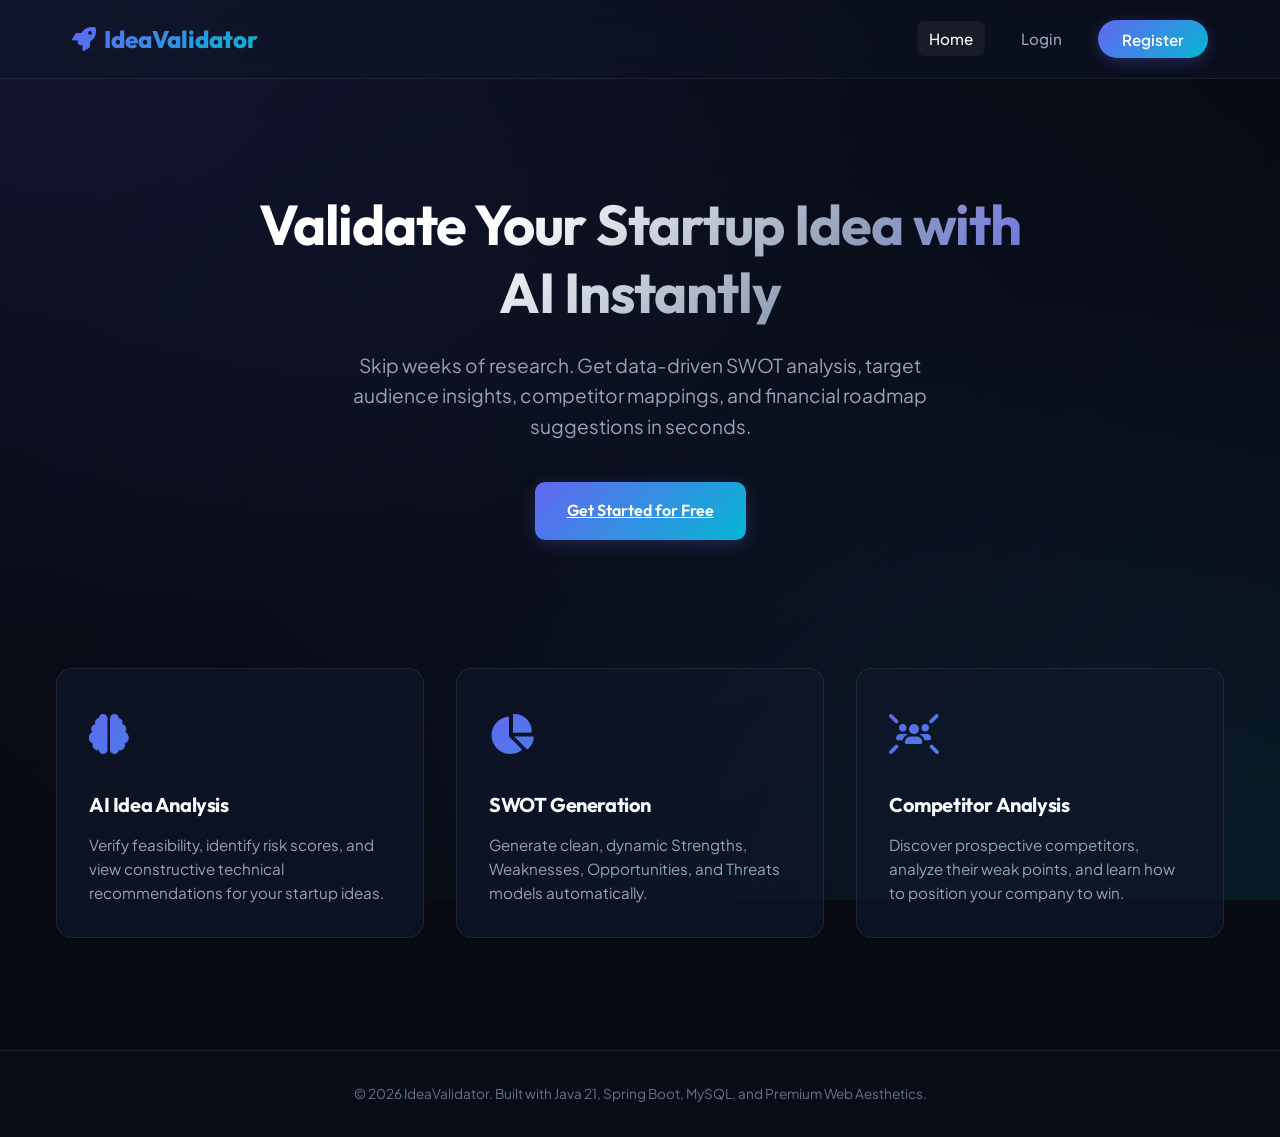
<file: frontend/index.html>
<!DOCTYPE html>
<html lang="en">
<head>
    <meta charset="UTF-8">
    <meta name="viewport" content="width=device-width, initial-scale=1.0">
    <meta name="description" content="Validate your startup ideas instantly with our AI-powered validation engine, competitor analysis, and SWOT generators.">
    <title>Startup Idea Validation Platform</title>
    <link rel="stylesheet" href="css/style.css">
    <!-- FontAwesome for icons -->
    <link rel="stylesheet" href="https://cdnjs.cloudflare.com/ajax/libs/font-awesome/6.4.0/css/all.min.css">
    <style>
        .hero {
            text-align: center;
            max-width: 800px;
            margin: 0 auto;
            padding: 4rem 1rem;
        }
        .hero h1 {
            font-size: 3.5rem;
            line-height: 1.2;
            margin-bottom: 1.5rem;
            background: linear-gradient(135deg, #ffffff 30%, var(--text-secondary) 70%, var(--color-primary) 100%);
            -webkit-background-clip: text;
            -webkit-text-fill-color: transparent;
        }
        .hero p {
            font-size: 1.2rem;
            color: var(--text-secondary);
            margin-bottom: 2.5rem;
            max-width: 600px;
            margin-left: auto;
            margin-right: auto;
        }
        .features-grid {
            display: grid;
            grid-template-columns: repeat(auto-fit, minmax(280px, 1fr));
            gap: 2rem;
            max-width: 1200px;
            margin: 4rem auto;
            width: 100%;
            padding: 0 1rem;
        }
        .feature-card {
            background: var(--bg-surface);
            border: 1px solid var(--glass-border);
            border-radius: var(--border-radius);
            padding: 2rem;
            transition: var(--transition-smooth);
            text-align: left;
        }
        .feature-card:hover {
            border-color: var(--color-secondary);
            transform: translateY(-5px);
            box-shadow: 0 10px 30px rgba(6, 182, 212, 0.15);
        }
        .feature-icon {
            font-size: 2.5rem;
            background: linear-gradient(135deg, var(--color-primary), var(--color-secondary));
            -webkit-background-clip: text;
            -webkit-text-fill-color: transparent;
            margin-bottom: 1.5rem;
        }
        .feature-card h3 {
            font-size: 1.25rem;
            margin-bottom: 0.75rem;
        }
        .feature-card p {
            color: var(--text-secondary);
            font-size: 0.95rem;
        }
        .cta-buttons {
            display: flex;
            gap: 1rem;
            justify-content: center;
        }
        .btn-outline {
            background: transparent;
            border: 1px solid var(--glass-border);
            color: var(--text-primary);
            padding: 0.6rem 1.5rem;
            border-radius: 50px;
            font-weight: 600;
            text-decoration: none;
            transition: var(--transition-smooth);
            display: inline-block;
        }
        .btn-outline:hover {
            background: rgba(255, 255, 255, 0.05);
            border-color: var(--text-secondary);
        }
    </style>
</head>
<body>

    <header>
        <div class="nav-container">
            <a href="index.html" class="logo">
                <i class="fa-solid fa-rocket"></i> IdeaValidator
            </a>
            <nav>
                <ul class="nav-links" id="nav-links">
                    <!-- Nav items dynamically updated by JS -->
                    <li><a href="index.html" class="active">Home</a></li>
                    <li id="nav-login"><a href="login.html">Login</a></li>
                    <li id="nav-register"><a href="register.html" class="btn-auth">Register</a></li>
                </ul>
            </nav>
        </div>
    </header>

    <main style="flex-direction: column;">
        <section class="hero">
            <h1>Validate Your Startup Idea with AI Instantly</h1>
            <p>Skip weeks of research. Get data-driven SWOT analysis, target audience insights, competitor mappings, and financial roadmap suggestions in seconds.</p>
            <div class="cta-buttons" id="hero-actions">
                <a href="register.html" class="btn-primary" style="width: auto;">Get Started for Free</a>
            </div>
        </section>

        <section class="features-grid">
            <div class="feature-card">
                <div class="feature-icon"><i class="fa-solid fa-brain"></i></div>
                <h3>AI Idea Analysis</h3>
                <p>Verify feasibility, identify risk scores, and view constructive technical recommendations for your startup ideas.</p>
            </div>
            <div class="feature-card">
                <div class="feature-icon"><i class="fa-solid fa-chart-pie"></i></div>
                <h3>SWOT Generation</h3>
                <p>Generate clean, dynamic Strengths, Weaknesses, Opportunities, and Threats models automatically.</p>
            </div>
            <div class="feature-card">
                <div class="feature-icon"><i class="fa-solid fa-users-rays"></i></div>
                <h3>Competitor Analysis</h3>
                <p>Discover prospective competitors, analyze their weak points, and learn how to position your company to win.</p>
            </div>
        </section>
    </main>

    <footer>
        <p>&copy; 2026 IdeaValidator. Built with Java 21, Spring Boot, MySQL, and Premium Web Aesthetics.</p>
    </footer>

    <script src="js/auth.js"></script>
    <script>
        document.addEventListener('DOMContentLoaded', () => {
            const navLinks = document.getElementById('nav-links');
            const heroActions = document.getElementById('hero-actions');
            
            if (isAuthenticated()) {
                const currentUser = getCurrentUser();
                
                // Update navigation for logged in users
                navLinks.innerHTML = `
                    <li><a href="index.html" class="active">Home</a></li>
                    <li><a href="profile.html">Profile</a></li>
                    <li><a href="#" onclick="logout(); return false;" class="btn-auth" style="background: linear-gradient(135deg, var(--color-danger) 0%, #f43f5e 100%); box-shadow: 0 4px 15px rgba(239, 68, 68, 0.3);">Logout (${currentUser.username})</a></li>
                `;
                
                // Update hero actions
                heroActions.innerHTML = `
                    <a href="profile.html" class="btn-primary" style="width: auto;"><i class="fa-solid fa-user"></i> View Profile</a>
                    <a href="#" class="btn-outline"><i class="fa-solid fa-gauge"></i> Go to Dashboard (Module 2)</a>
                `;
            }
        });
    </script>
</body>
</html>
</file>
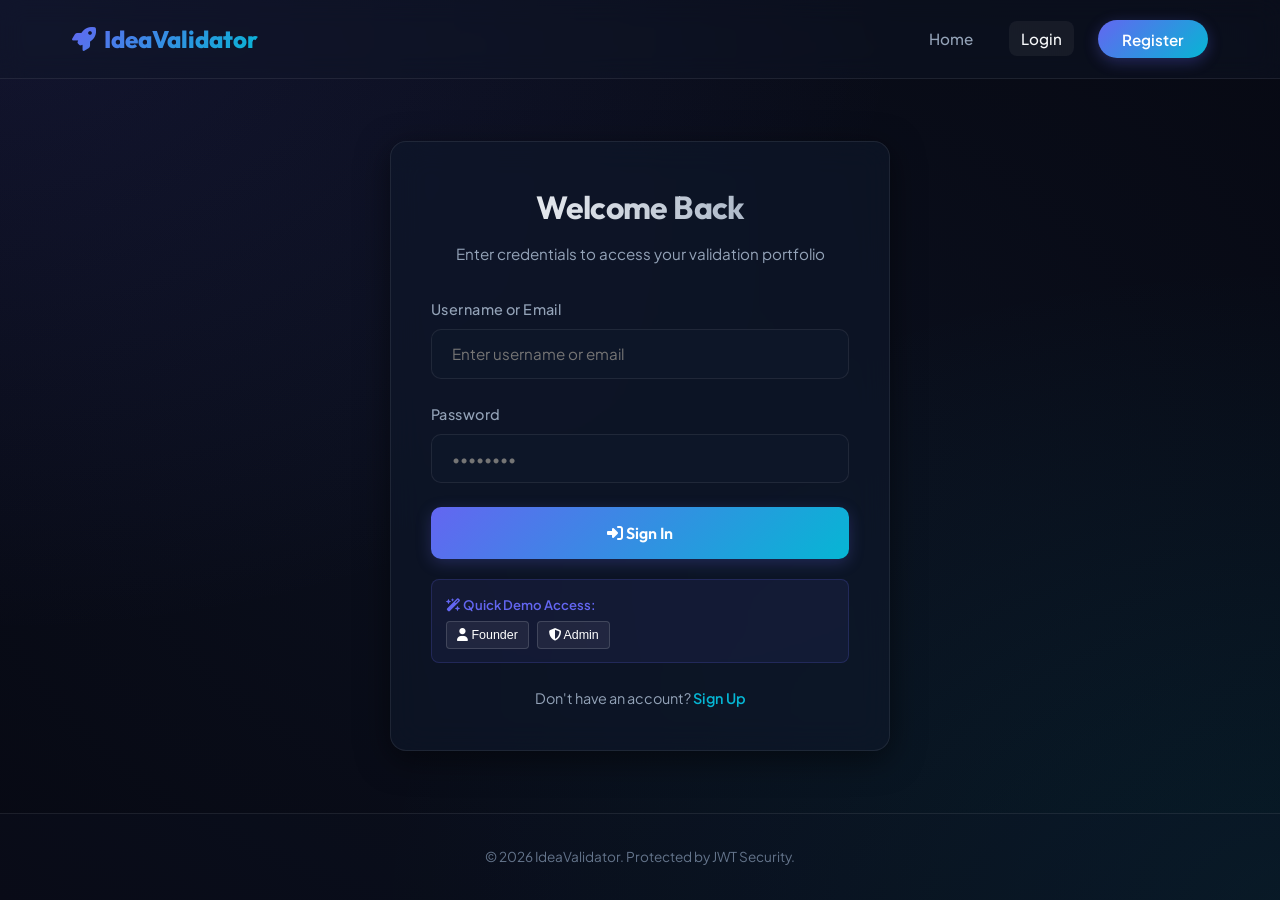
<file: frontend/admin.html>
<!DOCTYPE html>
<html lang="en">
<head>
    <meta charset="UTF-8">
    <meta name="viewport" content="width=device-width, initial-scale=1.0">
    <meta name="description" content="Platform administrator dashboard. Manage users, track global metrics, and moderate content submissions.">
    <title>System Administration - IdeaValidator</title>
    <link rel="stylesheet" href="css/style.css">
    <link rel="stylesheet" href="https://cdnjs.cloudflare.com/ajax/libs/font-awesome/6.4.0/css/all.min.css">
    <style>
        /* ADMIN METRIC COUNTERS */
        .stats-row {
            display: grid;
            grid-template-columns: repeat(auto-fit, minmax(220px, 1fr));
            gap: 1.5rem;
            margin-bottom: 2.5rem;
        }
        .stat-box {
            background: rgba(30, 41, 59, 0.45);
            border: 1px solid var(--glass-border);
            border-radius: 12px;
            padding: 1.5rem;
            display: flex;
            align-items: center;
            gap: 1.25rem;
        }
        .stat-icon {
            font-size: 2rem;
            background: linear-gradient(135deg, var(--color-primary), var(--color-secondary));
            -webkit-background-clip: text;
            -webkit-text-fill-color: transparent;
        }
        .stat-info h4 {
            font-size: 0.85rem;
            color: var(--text-secondary);
            text-transform: uppercase;
            letter-spacing: 0.05em;
        }
        .stat-info p {
            font-size: 1.75rem;
            font-weight: 800;
            color: var(--text-primary);
        }

        /* SECTION SEPARATORS */
        .section-header {
            margin-top: 3rem;
            margin-bottom: 1.5rem;
            display: flex;
            justify-content: space-between;
            align-items: center;
            border-bottom: 1px solid var(--glass-border);
            padding-bottom: 0.75rem;
        }
        .section-header h3 {
            font-size: 1.5rem;
            display: flex;
            align-items: center;
            gap: 0.5rem;
        }
        .section-header h3 i {
            color: var(--color-secondary);
        }

        /* TABLES */
        .table-wrapper {
            margin-bottom: 2rem;
            overflow-x: auto;
            border: 1px solid var(--glass-border);
            border-radius: var(--border-radius);
            background: rgba(15, 23, 42, 0.25);
            box-shadow: var(--box-shadow);
        }
        table {
            width: 100%;
            border-collapse: collapse;
            text-align: left;
            font-size: 0.9rem;
        }
        th, td {
            padding: 1.1rem 1.25rem;
            border-bottom: 1px solid var(--glass-border);
        }
        th {
            background-color: rgba(30, 41, 59, 0.45);
            font-family: var(--font-heading);
            font-weight: 600;
            color: var(--text-primary);
            text-transform: uppercase;
            font-size: 0.75rem;
            letter-spacing: 0.05em;
        }
        tr:last-child td {
            border-bottom: none;
        }
        tr:hover td {
            background-color: rgba(255, 255, 255, 0.02);
        }

        /* BADGES */
        .badge {
            font-size: 0.7rem;
            font-weight: 700;
            padding: 0.2rem 0.6rem;
            border-radius: 50px;
            text-transform: uppercase;
        }
        .badge-admin {
            background: rgba(239, 68, 68, 0.15);
            color: #f87171;
            border: 1px solid rgba(239, 68, 68, 0.3);
        }
        .badge-user {
            background: rgba(6, 182, 212, 0.15);
            color: #67e8f9;
            border: 1px solid rgba(6, 182, 212, 0.3);
        }
        .badge-analyzed {
            background: rgba(16, 185, 129, 0.15);
            color: #34d399;
            border: 1px solid rgba(16, 185, 129, 0.3);
        }
        .badge-pending {
            background: rgba(245, 158, 11, 0.15);
            color: #fcd34d;
            border: 1px solid rgba(245, 158, 11, 0.3);
        }
    </style>
</head>
<body>

    <header>
        <div class="nav-container">
            <a href="index.html" class="logo">
                <i class="fa-solid fa-rocket"></i> IdeaValidator
            </a>
            <nav>
                <ul class="nav-links">
                    <li><a href="index.html">Home</a></li>
                    <li><a href="profile.html">Profile</a></li>
                    <li><a href="#" onclick="logout(); return false;" class="btn-auth" style="background: linear-gradient(135deg, var(--color-danger) 0%, #f43f5e 100%);">Logout</a></li>
                </ul>
            </nav>
        </div>
    </header>

    <main style="align-items: stretch; max-width: 1200px; width: 100%; margin: 0 auto;">
        <div class="dashboard-container">
            
            <!-- SIDEBAR -->
            <aside class="sidebar">
                <ul class="sidebar-menu">
                    <li>
                        <a href="profile.html"><i class="fa-solid fa-user-gear"></i> Profile Settings</a>
                    </li>
                    <li>
                        <a href="dashboard.html"><i class="fa-solid fa-gauge"></i> Dashboard</a>
                    </li>
                    <li>
                        <a href="submit-idea.html"><i class="fa-solid fa-plus"></i> Submit Idea</a>
                    </li>
                    <li class="active" id="menu-admin">
                        <a href="admin.html" style="color: var(--color-secondary);"><i class="fa-solid fa-screwdriver-wrench"></i> Admin Panel</a>
                    </li>
                </ul>
            </aside>

            <!-- CONTENT AREA -->
            <section class="content-area">
                <div class="form-header" style="text-align: left; margin-bottom: 2rem;">
                    <h2>System Administration</h2>
                    <p>Track metrics, manage platform users, and moderate startup creations.</p>
                </div>

                <!-- SUCCESS/ERROR ALERTS -->
                <div id="alert-error" class="alert alert-danger"></div>
                <div id="alert-success" class="alert alert-success"></div>

                <!-- METRICS BLOCK -->
                <div class="stats-row">
                    <div class="stat-box">
                        <div class="stat-icon"><i class="fa-solid fa-users"></i></div>
                        <div class="stat-info">
                            <h4>Total Users</h4>
                            <p id="stat-total-users">0</p>
                        </div>
                    </div>
                    <div class="stat-box">
                        <div class="stat-icon"><i class="fa-solid fa-lightbulb"></i></div>
                        <div class="stat-info">
                            <h4>Global Ideas</h4>
                            <p id="stat-total-ideas">0</p>
                        </div>
                    </div>
                    <div class="stat-box">
                        <div class="stat-icon"><i class="fa-solid fa-chart-pie"></i></div>
                        <div class="stat-info">
                            <h4>Validations Run</h4>
                            <p id="stat-total-validations">0</p>
                        </div>
                    </div>
                </div>

                <!-- 1. USERS LIST -->
                <div class="section-header">
                    <h3><i class="fa-solid fa-users-gear"></i> Platform User Directory</h3>
                </div>
                <div class="table-wrapper">
                    <table>
                        <thead>
                            <tr>
                                <th>ID</th>
                                <th>Full Name</th>
                                <th>Username</th>
                                <th>Email</th>
                                <th>System Role</th>
                                <th>Registered Date</th>
                            </tr>
                        </thead>
                        <tbody id="admin-users-tbody">
                            <tr>
                                <td colspan="6" style="text-align: center; color: var(--text-secondary);"><i class="fa-solid fa-spinner fa-spin"></i> Loading platform users...</td>
                            </tr>
                        </tbody>
                    </table>
                </div>

                <!-- 2. GLOBAL IDEAS LIST -->
                <div class="section-header">
                    <h3><i class="fa-solid fa-lightbulb"></i> Global Startup Submissions</h3>
                </div>
                <div class="table-wrapper">
                    <table>
                        <thead>
                            <tr>
                                <th>ID</th>
                                <th>Venture Title</th>
                                <th>Industry</th>
                                <th>Stage</th>
                                <th>Validation Status</th>
                                <th>Actions</th>
                            </tr>
                        </thead>
                        <tbody id="admin-ideas-tbody">
                            <tr>
                                <td colspan="6" style="text-align: center; color: var(--text-secondary);"><i class="fa-solid fa-spinner fa-spin"></i> Loading global ideas...</td>
                            </tr>
                        </tbody>
                    </table>
                </div>

            </section>

        </div>
    </main>

    <footer>
        <p>&copy; 2026 IdeaValidator. Protected by JWT Security.</p>
    </footer>

    <script src="js/config.js"></script>
    <script src="js/auth.js"></script>
    <script src="js/admin.js"></script>
</body>
</html>
</file>
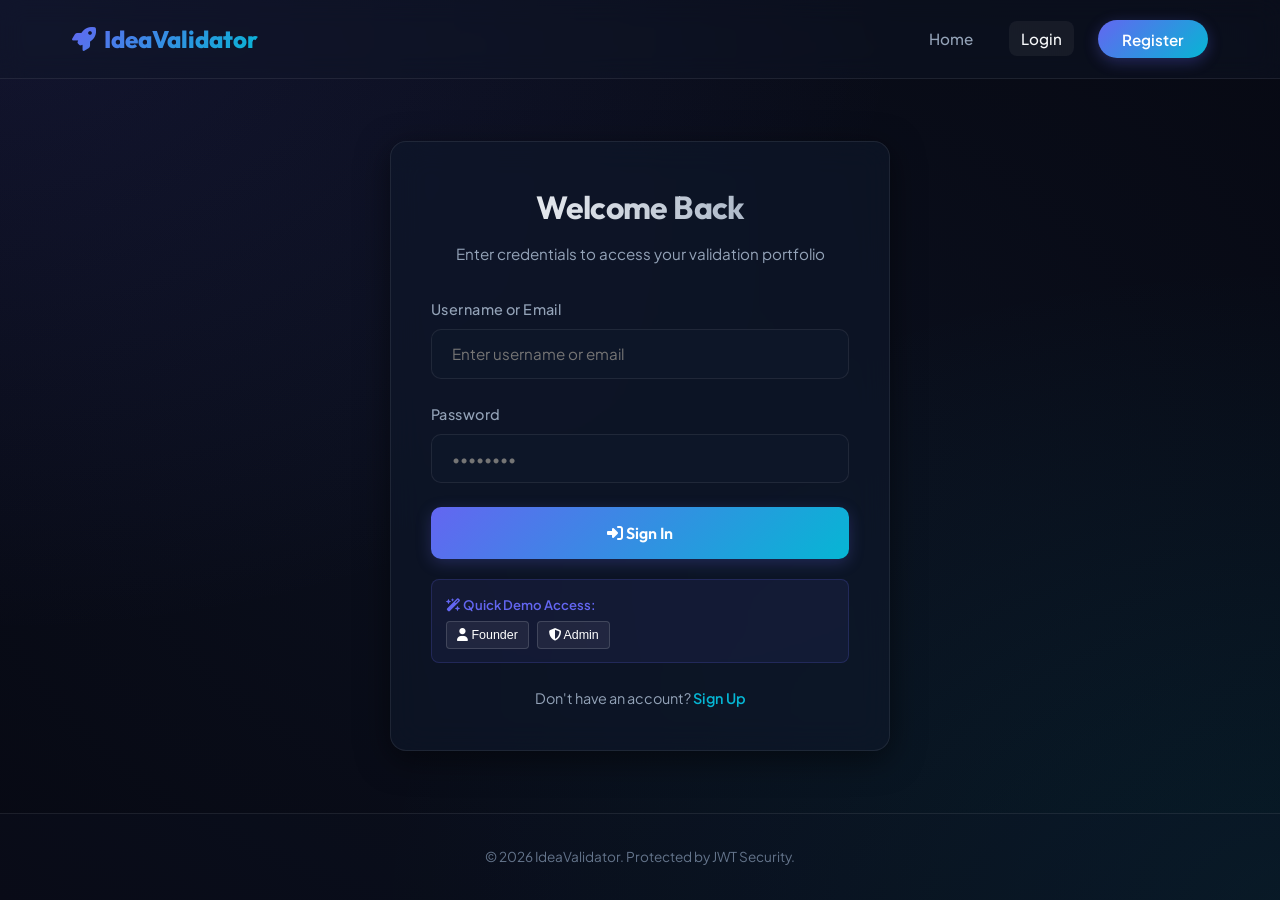
<file: frontend/analysis.html>
<!DOCTYPE html>
<html lang="en">
<head>
    <meta charset="UTF-8">
    <meta name="viewport" content="width=device-width, initial-scale=1.0">
    <meta name="description" content="View AI-powered validation reports, competitor metrics, SWOT models, and business canvas matrices.">
    <title>Venture Validation Report - IdeaValidator</title>
    <link rel="stylesheet" href="css/style.css">
    <link rel="stylesheet" href="https://cdnjs.cloudflare.com/ajax/libs/font-awesome/6.4.0/css/all.min.css">
    <style>
        /* TAB NAVIGATION SYSTEM */
        .tabs-header {
            display: flex;
            border-bottom: 1px solid var(--glass-border);
            margin-bottom: 2rem;
            overflow-x: auto;
            gap: 0.5rem;
            padding-bottom: 1px;
        }
        .tab-btn {
            background: transparent;
            border: none;
            color: var(--text-secondary);
            padding: 1rem 1.5rem;
            font-family: var(--font-heading);
            font-weight: 600;
            font-size: 0.95rem;
            cursor: pointer;
            transition: var(--transition-smooth);
            border-bottom: 3px solid transparent;
            white-space: nowrap;
            display: flex;
            align-items: center;
            gap: 0.5rem;
        }
        .tab-btn:hover {
            color: var(--text-primary);
            background: rgba(255, 255, 255, 0.03);
        }
        .tab-btn.active {
            color: var(--color-primary);
            border-bottom-color: var(--color-primary);
        }
        .tab-content {
            display: none;
            animation: fadeIn 0.4s ease-out;
        }
        .tab-content.active {
            display: block;
        }

        /* SWOT 2x2 GRID DESIGN */
        .swot-grid {
            display: grid;
            grid-template-columns: 1fr 1fr;
            gap: 1.5rem;
        }
        .swot-box {
            background: rgba(30, 41, 59, 0.25);
            border-radius: var(--border-radius);
            padding: 2rem;
            position: relative;
            border: 1px solid var(--glass-border);
            transition: var(--transition-smooth);
        }
        .swot-box:hover {
            transform: translateY(-2px);
        }
        .swot-box h3 {
            font-size: 1.25rem;
            margin-bottom: 1rem;
            display: flex;
            align-items: center;
            gap: 0.5rem;
        }
        .swot-box p {
            color: var(--text-secondary);
            font-size: 0.95rem;
            line-height: 1.6;
        }
        .swot-strengths {
            border-left: 5px solid var(--color-success);
            background: linear-gradient(135deg, rgba(16, 185, 129, 0.05) 0%, transparent 100%);
        }
        .swot-strengths h3 { color: var(--color-success); }
        
        .swot-weaknesses {
            border-left: 5px solid var(--color-danger);
            background: linear-gradient(135deg, rgba(239, 68, 68, 0.05) 0%, transparent 100%);
        }
        .swot-weaknesses h3 { color: var(--color-danger); }
        
        .swot-opportunities {
            border-left: 5px solid var(--color-secondary);
            background: linear-gradient(135deg, rgba(6, 182, 212, 0.05) 0%, transparent 100%);
        }
        .swot-opportunities h3 { color: var(--color-secondary); }
        
        .swot-threats {
            border-left: 5px solid var(--color-warning);
            background: linear-gradient(135deg, rgba(245, 158, 11, 0.05) 0%, transparent 100%);
        }
        .swot-threats h3 { color: var(--color-warning); }

        /* COMPETITOR TABLE DESIGN */
        .table-wrapper {
            width: 100%;
            overflow-x: auto;
            border: 1px solid var(--glass-border);
            border-radius: var(--border-radius);
            background: rgba(15, 23, 42, 0.25);
        }
        table {
            width: 100%;
            border-collapse: collapse;
            text-align: left;
            font-size: 0.95rem;
        }
        th, td {
            padding: 1.25rem 1.5rem;
            border-bottom: 1px solid var(--glass-border);
        }
        th {
            background-color: rgba(30, 41, 59, 0.45);
            font-family: var(--font-heading);
            font-weight: 600;
            color: var(--text-primary);
            text-transform: uppercase;
            font-size: 0.8rem;
            letter-spacing: 0.05em;
        }
        tr:last-child td {
            border-bottom: none;
        }
        tr:hover td {
            background-color: rgba(255, 255, 255, 0.02);
        }

        /* BUSINESS MODEL CANVAS 9-BLOCK GRID */
        .bmc-grid {
            display: grid;
            grid-template-columns: repeat(5, 1fr);
            grid-template-rows: repeat(3, auto);
            gap: 1rem;
        }
        .bmc-block {
            background: rgba(30, 41, 59, 0.25);
            border: 1px solid var(--glass-border);
            border-radius: 10px;
            padding: 1.25rem;
            display: flex;
            flex-direction: column;
            gap: 0.5rem;
            transition: var(--transition-smooth);
        }
        .bmc-block:hover {
            border-color: rgba(99, 102, 241, 0.3);
            background: rgba(30, 41, 59, 0.35);
        }
        .bmc-block h3 {
            font-size: 0.85rem;
            color: var(--text-secondary);
            text-transform: uppercase;
            letter-spacing: 0.05em;
            display: flex;
            align-items: center;
            gap: 0.4rem;
            border-bottom: 1px solid rgba(255, 255, 255, 0.05);
            padding-bottom: 0.5rem;
            margin-bottom: 0.25rem;
        }
        .bmc-block h3 i {
            color: var(--color-primary);
        }
        .bmc-block p {
            font-size: 0.85rem;
            color: var(--text-primary);
            line-height: 1.5;
            white-space: pre-line;
        }
        /* Grid mapping classes matching standard BMC templates */
        .key-partners { grid-column: 1; grid-row: 1 / 3; }
        .key-activities { grid-column: 2; grid-row: 1; }
        .key-resources { grid-column: 2; grid-row: 2; }
        .value-propositions { grid-column: 3; grid-row: 1 / 3; border-color: rgba(6, 182, 212, 0.25); }
        .customer-relationships { grid-column: 4; grid-row: 1; }
        .channels { grid-column: 4; grid-row: 2; }
        .customer-segments { grid-column: 5; grid-row: 1 / 3; }
        .cost-structure { grid-column: 1 / 3; grid-row: 3; }
        .revenue-streams { grid-column: 3 / 6; grid-row: 3; }

        /* ROADMAP TIMELINE */
        .roadmap-container {
            position: relative;
            max-width: 800px;
            margin: 0 auto;
            padding: 1.5rem;
        }
        .roadmap-header-card {
            background: linear-gradient(135deg, rgba(99, 102, 241, 0.1) 0%, rgba(6, 182, 212, 0.1) 100%);
            border: 1px solid var(--glass-border);
            border-radius: var(--border-radius);
            padding: 2rem;
            margin-bottom: 2.5rem;
            text-align: center;
        }
        .roadmap-header-card h3 {
            font-size: 1.1rem;
            color: var(--text-secondary);
            text-transform: uppercase;
            letter-spacing: 0.05em;
            margin-bottom: 0.5rem;
        }
        .roadmap-header-card p {
            font-size: 2.25rem;
            font-weight: 800;
            color: var(--text-primary);
            margin-bottom: 0.5rem;
        }
        .roadmap-header-card span {
            font-size: 0.95rem;
            color: var(--color-secondary);
            font-weight: 600;
            text-transform: uppercase;
        }
        .roadmap-step {
            position: relative;
            padding-left: 3rem;
            margin-bottom: 2.5rem;
        }
        .roadmap-step::before {
            content: '';
            position: absolute;
            left: 0.9rem;
            top: 0;
            bottom: -2.5rem;
            width: 2px;
            background: var(--glass-border);
        }
        .roadmap-step:last-child::before {
            display: none;
        }
        .roadmap-dot {
            position: absolute;
            left: 0;
            top: 0.25rem;
            width: 2rem;
            height: 2rem;
            border-radius: 50%;
            background: var(--bg-base);
            border: 2px solid var(--color-primary);
            display: flex;
            align-items: center;
            justify-content: center;
            color: var(--color-primary);
            font-weight: bold;
            box-shadow: 0 0 10px rgba(99, 102, 241, 0.2);
            z-index: 2;
        }
        .roadmap-card {
            background: rgba(30, 41, 59, 0.25);
            border: 1px solid var(--glass-border);
            border-radius: 12px;
            padding: 1.5rem;
        }
        .roadmap-card h4 {
            font-size: 1.1rem;
            margin-bottom: 0.5rem;
            color: var(--text-primary);
        }
        .roadmap-card p {
            color: var(--text-secondary);
            font-size: 0.95rem;
            line-height: 1.5;
        }

        /* RESPONSIVE BMC GRID */
        @media (max-width: 900px) {
            .swot-grid { grid-template-columns: 1fr; }
            .bmc-grid {
                display: flex;
                flex-direction: column;
                gap: 1rem;
            }
        }
    </style>
</head>
<body>

    <header>
        <div class="nav-container">
            <a href="index.html" class="logo">
                <i class="fa-solid fa-rocket"></i> IdeaValidator
            </a>
            <nav>
                <ul class="nav-links">
                    <li><a href="index.html">Home</a></li>
                    <li><a href="profile.html">Profile</a></li>
                    <li><a href="#" onclick="logout(); return false;" class="btn-auth" style="background: linear-gradient(135deg, var(--color-danger) 0%, #f43f5e 100%);">Logout</a></li>
                </ul>
            </nav>
        </div>
    </header>

    <main style="align-items: stretch; max-width: 1200px; width: 100%; margin: 0 auto;">
        <div class="dashboard-container">
            
            <!-- SIDEBAR -->
            <aside class="sidebar">
                <ul class="sidebar-menu">
                    <li>
                        <a href="profile.html"><i class="fa-solid fa-user-gear"></i> Profile Settings</a>
                    </li>
                    <li class="active">
                        <a href="dashboard.html"><i class="fa-solid fa-gauge"></i> Dashboard</a>
                    </li>
                    <li>
                        <a href="submit-idea.html"><i class="fa-solid fa-plus"></i> Submit Idea</a>
                    </li>
                    <li id="menu-admin" style="display: none;">
                        <a href="admin.html" style="color: var(--color-secondary);"><i class="fa-solid fa-screwdriver-wrench"></i> Admin Panel</a>
                    </li>
                </ul>
            </aside>

            <!-- CONTENT AREA -->
            <section class="content-area">
                
                <!-- REPORT TOP BANNER -->
                <div style="margin-bottom: 2rem; border-bottom: 1px solid var(--glass-border); padding-bottom: 1.5rem; display: flex; justify-content: space-between; align-items: flex-start; flex-wrap: wrap; gap: 1rem;">
                    <div>
                        <h2 style="font-size: 2rem; margin-bottom: 0.5rem;" id="report-title">Idea Validation Report</h2>
                        <div class="idea-meta" id="report-meta">
                            <!-- Populated dynamically -->
                            <i class="fa-solid fa-spinner fa-spin"></i> Loading metadata...
                        </div>
                    </div>
                    <a href="dashboard.html" class="btn-outline" style="text-decoration: none;">
                        <i class="fa-solid fa-arrow-left-long"></i> Back to Dashboard
                    </a>
                </div>

                <!-- ALERTS -->
                <div id="alert-error" class="alert alert-danger"></div>

                <!-- TABS HEADER -->
                <div class="tabs-header">
                    <button class="tab-btn active" onclick="switchTab('market-tab', this)"><i class="fa-solid fa-chart-line"></i> Market & Risk</button>
                    <button class="tab-btn" onclick="switchTab('swot-tab', this)"><i class="fa-solid fa-arrows-to-dot"></i> SWOT Analysis</button>
                    <button class="tab-btn" onclick="switchTab('competitors-tab', this)"><i class="fa-solid fa-users-viewfinder"></i> Competitor Analysis</button>
                    <button class="tab-btn" onclick="switchTab('bmc-tab', this)"><i class="fa-solid fa-table-cells-large"></i> Business Model Canvas</button>
                    <button class="tab-btn" onclick="switchTab('funding-tab', this)"><i class="fa-solid fa-route"></i> Funding Roadmap</button>
                </div>

                <!-- REPORT DATA TABS -->
                <!-- 1. MARKET FEASIBILITY & RISK -->
                <div id="market-tab" class="tab-content active">
                    <div style="display: flex; flex-direction: column; gap: 2rem;">
                        <div class="profile-card" style="background: rgba(30, 41, 59, 0.25);">
                            <h3 style="color: var(--color-secondary); font-size: 1.1rem; margin-bottom: 0.75rem; text-transform: uppercase;"><i class="fa-solid fa-circle-nodes"></i> Market Feasibility Projections</h3>
                            <p id="data-market-feasibility" style="font-size: 1.05rem; font-weight: normal; color: var(--text-secondary); line-height: 1.6;">Loading feasibility analysis...</p>
                        </div>
                        <div class="profile-card" style="background: rgba(30, 41, 59, 0.25);">
                            <h3 style="color: var(--color-danger); font-size: 1.1rem; margin-bottom: 0.75rem; text-transform: uppercase;"><i class="fa-solid fa-shield-halved"></i> Risk Assessment Profile</h3>
                            <p id="data-risk-assessment" style="font-size: 1.05rem; font-weight: normal; color: var(--text-secondary); line-height: 1.6;">Loading risk profiling...</p>
                        </div>
                        <div class="profile-card" style="background: rgba(30, 41, 59, 0.25); border-left: 4px solid var(--color-primary);">
                            <h3 style="color: var(--color-primary); font-size: 1.1rem; margin-bottom: 0.75rem; text-transform: uppercase;"><i class="fa-solid fa-lightbulb"></i> Platform Strategic Recommendations</h3>
                            <p id="data-recommendations" style="font-size: 1.05rem; font-weight: normal; color: var(--text-secondary); line-height: 1.6; white-space: pre-line;">Loading recommendations...</p>
                        </div>
                    </div>
                </div>

                <!-- 2. SWOT ANALYSIS -->
                <div id="swot-tab" class="tab-content">
                    <div class="swot-grid">
                        <div class="swot-box swot-strengths">
                            <h3><i class="fa-solid fa-plus-minus"></i> Strengths (S)</h3>
                            <p id="data-swot-strengths">Loading strengths...</p>
                        </div>
                        <div class="swot-box swot-weaknesses">
                            <h3><i class="fa-solid fa-triangle-exclamation"></i> Weaknesses (W)</h3>
                            <p id="data-swot-weaknesses">Loading weaknesses...</p>
                        </div>
                        <div class="swot-box swot-opportunities">
                            <h3><i class="fa-solid fa-chart-line-up"></i> Opportunities (O)</h3>
                            <p id="data-swot-opportunities">Loading opportunities...</p>
                        </div>
                        <div class="swot-box swot-threats">
                            <h3><i class="fa-solid fa-skull-crossbones"></i> Threats (T)</h3>
                            <p id="data-swot-threats">Loading threats...</p>
                        </div>
                    </div>
                </div>

                <!-- 3. COMPETITOR ANALYSIS -->
                <div id="competitors-tab" class="tab-content">
                    <div class="table-wrapper">
                        <table>
                            <thead>
                                <tr>
                                    <th>Competitor</th>
                                    <th>Core Advantage</th>
                                    <th>Key Vulnerability</th>
                                    <th>Est. Share</th>
                                </tr>
                            </thead>
                            <tbody id="competitors-table-body">
                                <tr>
                                    <td colspan="4" style="text-align: center; color: var(--text-secondary);">Loading competitor matrix...</td>
                                </tr>
                            </tbody>
                        </table>
                    </div>
                </div>

                <!-- 4. BUSINESS MODEL CANVAS -->
                <div id="bmc-tab" class="tab-content">
                    <div class="bmc-grid">
                        <div class="bmc-block key-partners">
                            <h3><i class="fa-solid fa-handshake"></i> Key Partners</h3>
                            <p id="bmc-key-partners">Loading...</p>
                        </div>
                        <div class="bmc-block key-activities">
                            <h3><i class="fa-solid fa-gears"></i> Key Activities</h3>
                            <p id="bmc-key-activities">Loading...</p>
                        </div>
                        <div class="bmc-block key-resources">
                            <h3><i class="fa-solid fa-cubes"></i> Key Resources</h3>
                            <p id="bmc-key-resources">Loading...</p>
                        </div>
                        <div class="bmc-block value-propositions">
                            <h3><i class="fa-solid fa-gift"></i> Value Propositions</h3>
                            <p id="bmc-value-propositions">Loading...</p>
                        </div>
                        <div class="bmc-block customer-relationships">
                            <h3><i class="fa-solid fa-heart"></i> Customer Relationships</h3>
                            <p id="bmc-customer-relationships">Loading...</p>
                        </div>
                        <div class="bmc-block channels">
                            <h3><i class="fa-solid fa-truck-ramp-box"></i> Channels</h3>
                            <p id="bmc-channels">Loading...</p>
                        </div>
                        <div class="bmc-block customer-segments">
                            <h3><i class="fa-solid fa-users"></i> Customer Segments</h3>
                            <p id="bmc-customer-segments">Loading...</p>
                        </div>
                        <div class="bmc-block cost-structure">
                            <h3><i class="fa-solid fa-receipt"></i> Cost Structure</h3>
                            <p id="bmc-cost-structure">Loading...</p>
                        </div>
                        <div class="bmc-block revenue-streams">
                            <h3><i class="fa-solid fa-money-bill-trend-up"></i> Revenue Streams</h3>
                            <p id="bmc-revenue-streams">Loading...</p>
                        </div>
                    </div>
                </div>

                <!-- 5. FUNDING ROADMAP -->
                <div id="funding-tab" class="tab-content">
                    <div class="roadmap-container">
                        <div class="roadmap-header-card">
                            <h3>Suggested Funding Target</h3>
                            <p id="roadmap-funding-target">$0.00</p>
                            <span id="roadmap-funding-stage">Pre-Seed</span>
                        </div>

                        <div class="roadmap-step">
                            <div class="roadmap-dot">1</div>
                            <div class="roadmap-card">
                                <h4>Capital Deployment Usage</h4>
                                <p id="roadmap-funding-usage">Loading distribution breakdown...</p>
                            </div>
                        </div>

                        <div class="roadmap-step">
                            <div class="roadmap-dot">2</div>
                            <div class="roadmap-card">
                                <h4>Milestone Goal (Target Objective)</h4>
                                <p id="roadmap-funding-milestone">Loading target milestones...</p>
                            </div>
                        </div>
                    </div>
                </div>

            </section>

        </div>
    </main>

    <footer>
        <p>&copy; 2026 IdeaValidator. Protected by JWT Security.</p>
    </footer>

    <script src="js/config.js"></script>
    <script src="js/auth.js"></script>
    <script src="js/analysis.js"></script>
</body>
</html>
</file>
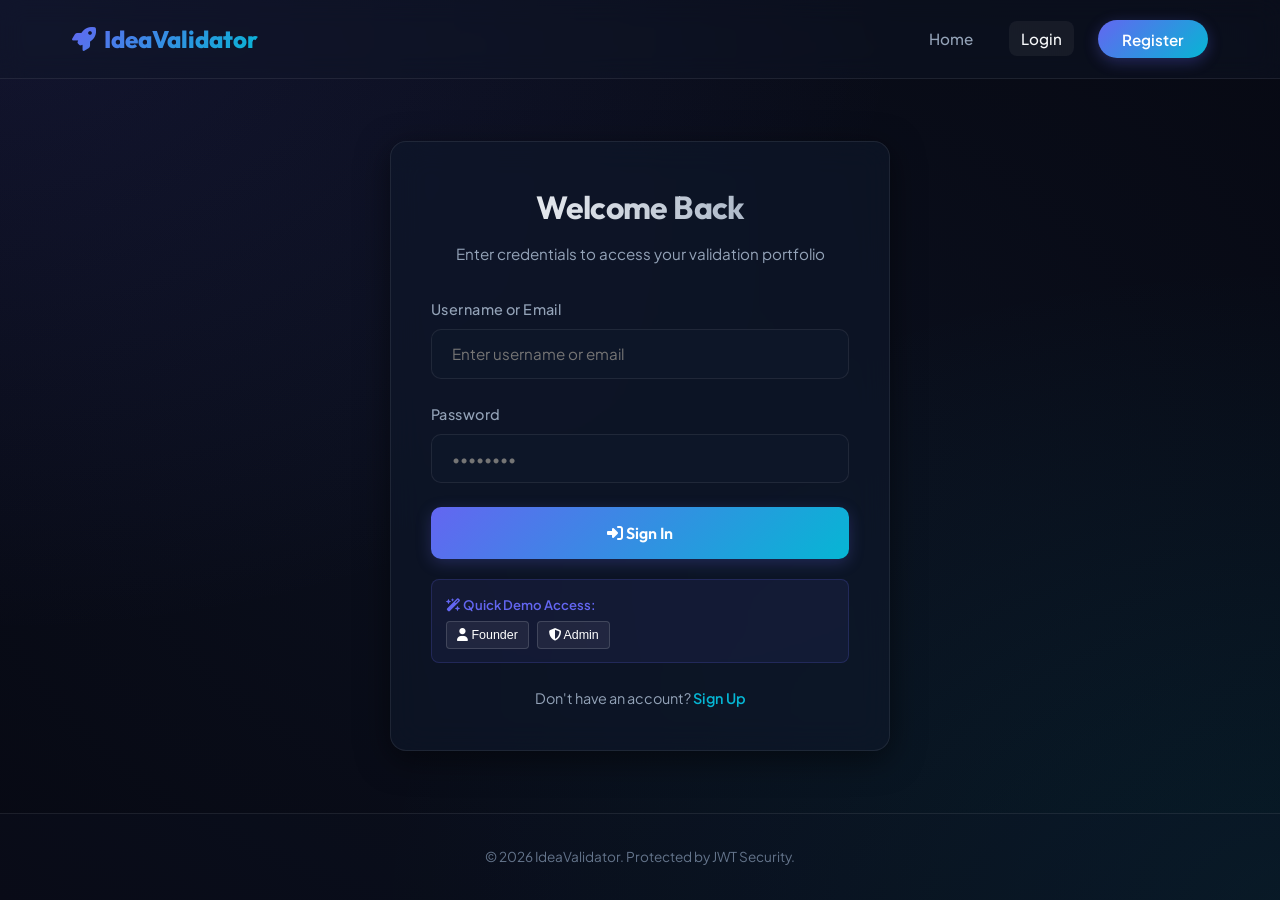
<file: frontend/dashboard.html>
<!DOCTYPE html>
<html lang="en">
<head>
    <meta charset="UTF-8">
    <meta name="viewport" content="width=device-width, initial-scale=1.0">
    <meta name="description" content="Manage and validate your startup portfolio. Run analyses and review SWOT projections on your dashboard.">
    <title>My Dashboard - IdeaValidator</title>
    <link rel="stylesheet" href="css/style.css">
    <link rel="stylesheet" href="https://cdnjs.cloudflare.com/ajax/libs/font-awesome/6.4.0/css/all.min.css">
    <style>
        /* DASHBOARD METRIC COUNTERS */
        .stats-row {
            display: grid;
            grid-template-columns: repeat(auto-fit, minmax(200px, 1fr));
            gap: 1.5rem;
            margin-bottom: 2rem;
        }
        .stat-box {
            background: rgba(30, 41, 59, 0.45);
            border: 1px solid var(--glass-border);
            border-radius: 12px;
            padding: 1.5rem;
            display: flex;
            align-items: center;
            gap: 1.25rem;
            transition: var(--transition-smooth);
        }
        .stat-box:hover {
            border-color: var(--color-primary);
            box-shadow: 0 4px 20px var(--glass-glow);
        }
        .stat-icon {
            font-size: 2rem;
            background: linear-gradient(135deg, var(--color-primary), var(--color-secondary));
            -webkit-background-clip: text;
            -webkit-text-fill-color: transparent;
        }
        .stat-info h4 {
            font-size: 0.85rem;
            color: var(--text-secondary);
            text-transform: uppercase;
            letter-spacing: 0.05em;
        }
        .stat-info p {
            font-size: 1.75rem;
            font-weight: 800;
            color: var(--text-primary);
        }

        /* SEARCH & FILTER BAR */
        .filter-bar {
            display: flex;
            gap: 1rem;
            margin-bottom: 2rem;
            flex-wrap: wrap;
        }
        .search-wrapper {
            flex: 1;
            min-width: 250px;
            position: relative;
        }
        .search-wrapper i {
            position: absolute;
            left: 1.25rem;
            top: 50%;
            transform: translateY(-50%);
            color: var(--text-muted);
        }
        .search-input {
            width: 100%;
            padding-left: 3rem !important;
        }
        .filter-select {
            min-width: 180px;
            background: rgba(15, 23, 42, 0.8);
            border: 1px solid var(--glass-border);
            border-radius: 10px;
            color: var(--text-primary);
            padding: 0.9rem 1.25rem;
            outline: none;
            cursor: pointer;
            transition: var(--transition-smooth);
        }
        .filter-select:focus {
            border-color: var(--color-primary);
        }
        .filter-select option {
            background-color: var(--bg-base);
            color: var(--text-primary);
        }

        /* IDEA LIST GRID */
        .ideas-grid {
            display: grid;
            grid-template-columns: 1fr;
            gap: 1.5rem;
        }
        .idea-card {
            background: rgba(30, 41, 59, 0.35);
            border: 1px solid var(--glass-border);
            border-radius: 12px;
            padding: 1.75rem;
            display: flex;
            flex-direction: column;
            gap: 1.25rem;
            transition: var(--transition-smooth);
            position: relative;
            overflow: hidden;
        }
        .idea-card:hover {
            border-color: rgba(6, 182, 212, 0.25);
            box-shadow: 0 4px 20px rgba(6, 182, 212, 0.08);
            background: rgba(30, 41, 59, 0.45);
        }
        .idea-header {
            display: flex;
            justify-content: space-between;
            align-items: flex-start;
            gap: 1rem;
        }
        .idea-title {
            font-size: 1.35rem;
            color: var(--text-primary);
            text-decoration: none;
            transition: var(--transition-smooth);
        }
        .idea-title:hover {
            color: var(--color-secondary);
        }
        .idea-meta {
            display: flex;
            gap: 0.75rem;
            flex-wrap: wrap;
            align-items: center;
        }
        .badge {
            font-size: 0.75rem;
            font-weight: 600;
            padding: 0.25rem 0.75rem;
            border-radius: 50px;
            text-transform: uppercase;
        }
        .badge-industry {
            background: rgba(99, 102, 241, 0.15);
            color: #a5b4fc;
            border: 1px solid rgba(99, 102, 241, 0.3);
        }
        .badge-stage {
            background: rgba(6, 182, 212, 0.15);
            color: #67e8f9;
            border: 1px solid rgba(6, 182, 212, 0.3);
        }
        .badge-analyzed {
            background: rgba(16, 185, 129, 0.15);
            color: #34d399;
            border: 1px solid rgba(16, 185, 129, 0.3);
        }
        .badge-pending {
            background: rgba(245, 158, 11, 0.15);
            color: #fcd34d;
            border: 1px solid rgba(245, 158, 11, 0.3);
        }
        .idea-body {
            color: var(--text-secondary);
            font-size: 0.95rem;
            line-height: 1.5;
            display: -webkit-box;
            -webkit-line-clamp: 2;
            -webkit-box-orient: vertical;
            overflow: hidden;
        }
        .idea-footer {
            display: flex;
            justify-content: space-between;
            align-items: center;
            border-top: 1px solid var(--glass-border);
            padding-top: 1.25rem;
            margin-top: 0.5rem;
            flex-wrap: wrap;
            gap: 1rem;
        }
        .idea-date {
            font-size: 0.8rem;
            color: var(--text-muted);
        }
        .idea-actions {
            display: flex;
            gap: 0.75rem;
            align-items: center;
        }
        .btn-action-sm {
            padding: 0.5rem 1rem;
            font-size: 0.85rem;
            font-weight: 600;
            border-radius: 8px;
            cursor: pointer;
            border: none;
            transition: var(--transition-smooth);
            display: flex;
            align-items: center;
            gap: 0.4rem;
            text-decoration: none;
        }
        .btn-analyze {
            background: linear-gradient(135deg, var(--color-primary), #4f46e5);
            color: white;
            box-shadow: 0 2px 8px rgba(99, 102, 241, 0.2);
        }
        .btn-analyze:hover {
            transform: translateY(-1px);
            box-shadow: 0 4px 12px rgba(99, 102, 241, 0.35);
        }
        .btn-view-analysis {
            background: linear-gradient(135deg, var(--color-secondary), #0891b2);
            color: white;
            box-shadow: 0 2px 8px rgba(6, 182, 212, 0.2);
        }
        .btn-view-analysis:hover {
            transform: translateY(-1px);
            box-shadow: 0 4px 12px rgba(6, 182, 212, 0.35);
        }
        .btn-edit {
            background: rgba(245, 158, 11, 0.15);
            color: #fbbf24;
            border: 1px solid rgba(245, 158, 11, 0.3);
        }
        .btn-edit:hover {
            background: rgba(245, 158, 11, 0.25);
        }
        .btn-delete {
            background: rgba(239, 68, 68, 0.15);
            color: #f87171;
            border: 1px solid rgba(239, 68, 68, 0.3);
        }
        .btn-delete:hover {
            background: rgba(239, 68, 68, 0.25);
        }

        /* LOADING & EMPTY STATES */
        .empty-state {
            text-align: center;
            padding: 4rem 2rem;
            color: var(--text-secondary);
            border: 1px dashed var(--glass-border);
            border-radius: var(--border-radius);
            background: rgba(15, 23, 42, 0.2);
        }
        .empty-state i {
            font-size: 3.5rem;
            margin-bottom: 1.5rem;
            color: var(--text-muted);
        }
    </style>
</head>
<body>

    <header>
        <div class="nav-container">
            <a href="index.html" class="logo">
                <i class="fa-solid fa-rocket"></i> IdeaValidator
            </a>
            <nav>
                <ul class="nav-links">
                    <li><a href="index.html">Home</a></li>
                    <li><a href="profile.html">Profile</a></li>
                    <li><a href="#" onclick="logout(); return false;" class="btn-auth" style="background: linear-gradient(135deg, var(--color-danger) 0%, #f43f5e 100%);">Logout</a></li>
                </ul>
            </nav>
        </div>
    </header>

    <main style="align-items: stretch; max-width: 1200px; width: 100%; margin: 0 auto;">
        <div class="dashboard-container">
            
            <!-- SIDEBAR -->
            <aside class="sidebar">
                <ul class="sidebar-menu">
                    <li>
                        <a href="profile.html"><i class="fa-solid fa-user-gear"></i> Profile Settings</a>
                    </li>
                    <li class="active">
                        <a href="dashboard.html"><i class="fa-solid fa-gauge"></i> Dashboard</a>
                    </li>
                    <li>
                        <a href="submit-idea.html"><i class="fa-solid fa-plus"></i> Submit Idea</a>
                    </li>
                    <li id="menu-admin" style="display: none;">
                        <a href="admin.html" style="color: var(--color-secondary);"><i class="fa-solid fa-screwdriver-wrench"></i> Admin Panel</a>
                    </li>
                </ul>
            </aside>

            <!-- CONTENT AREA -->
            <section class="content-area">
                
                <!-- TOP HEADER BAR -->
                <div style="display: flex; justify-content: space-between; align-items: center; margin-bottom: 2rem; flex-wrap: wrap; gap: 1rem;">
                    <div>
                        <h2 style="font-size: 2rem; margin-bottom: 0.25rem;">My Ideas</h2>
                        <p style="color: var(--text-secondary);">Manage, analyze, and scale your validation portfolio</p>
                    </div>
                    <a href="submit-idea.html" class="btn-primary" style="width: auto; padding: 0.8rem 1.5rem;">
                        <i class="fa-solid fa-plus"></i> Add New Idea
                    </a>
                </div>

                <!-- ALERTS -->
                <div id="alert-error" class="alert alert-danger"></div>
                <div id="alert-success" class="alert alert-success"></div>

                <!-- METRICS BLOCK -->
                <div class="stats-row">
                    <div class="stat-box">
                        <div class="stat-icon"><i class="fa-solid fa-lightbulb"></i></div>
                        <div class="stat-info">
                            <h4>Total Ideas</h4>
                            <p id="stat-total-ideas">0</p>
                        </div>
                    </div>
                    <div class="stat-box">
                        <div class="stat-icon"><i class="fa-solid fa-square-poll-vertical"></i></div>
                        <div class="stat-info">
                            <h4>Validated Ideas</h4>
                            <p id="stat-validated-ideas">0</p>
                        </div>
                    </div>
                </div>

                <!-- FILTER BLOCK -->
                <div class="filter-bar">
                    <div class="search-wrapper">
                        <i class="fa-solid fa-magnifying-glass"></i>
                        <input type="text" id="search-input" class="form-input search-input" placeholder="Search by title or description...">
                    </div>
                    <select id="industry-filter" class="filter-select">
                        <option value="All">All Industries</option>
                        <option value="Tech">Technology</option>
                        <option value="Finance">Finance</option>
                        <option value="Healthcare">Healthcare</option>
                        <option value="Education">Education</option>
                        <option value="E-commerce">E-commerce</option>
                        <option value="Agriculture">Agriculture</option>
                        <option value="Retail">Retail</option>
                    </select>
                </div>

                <!-- IDEAS GRID -->
                <div id="ideas-list-container" class="ideas-grid">
                    <!-- Dynamic Javascript loading indicators -->
                    <div style="text-align: center; padding: 3rem; color: var(--text-secondary);">
                        <i class="fa-solid fa-spinner fa-spin" style="font-size: 2rem; margin-bottom: 1rem;"></i>
                        <p>Loading your startup portfolio...</p>
                    </div>
                </div>

            </section>

        </div>
    </main>

    <footer>
        <p>&copy; 2026 IdeaValidator. Protected by JWT Security.</p>
    </footer>

    <script src="js/config.js"></script>
    <script src="js/auth.js"></script>
    <script src="js/dashboard.js"></script>
</body>
</html>
</file>
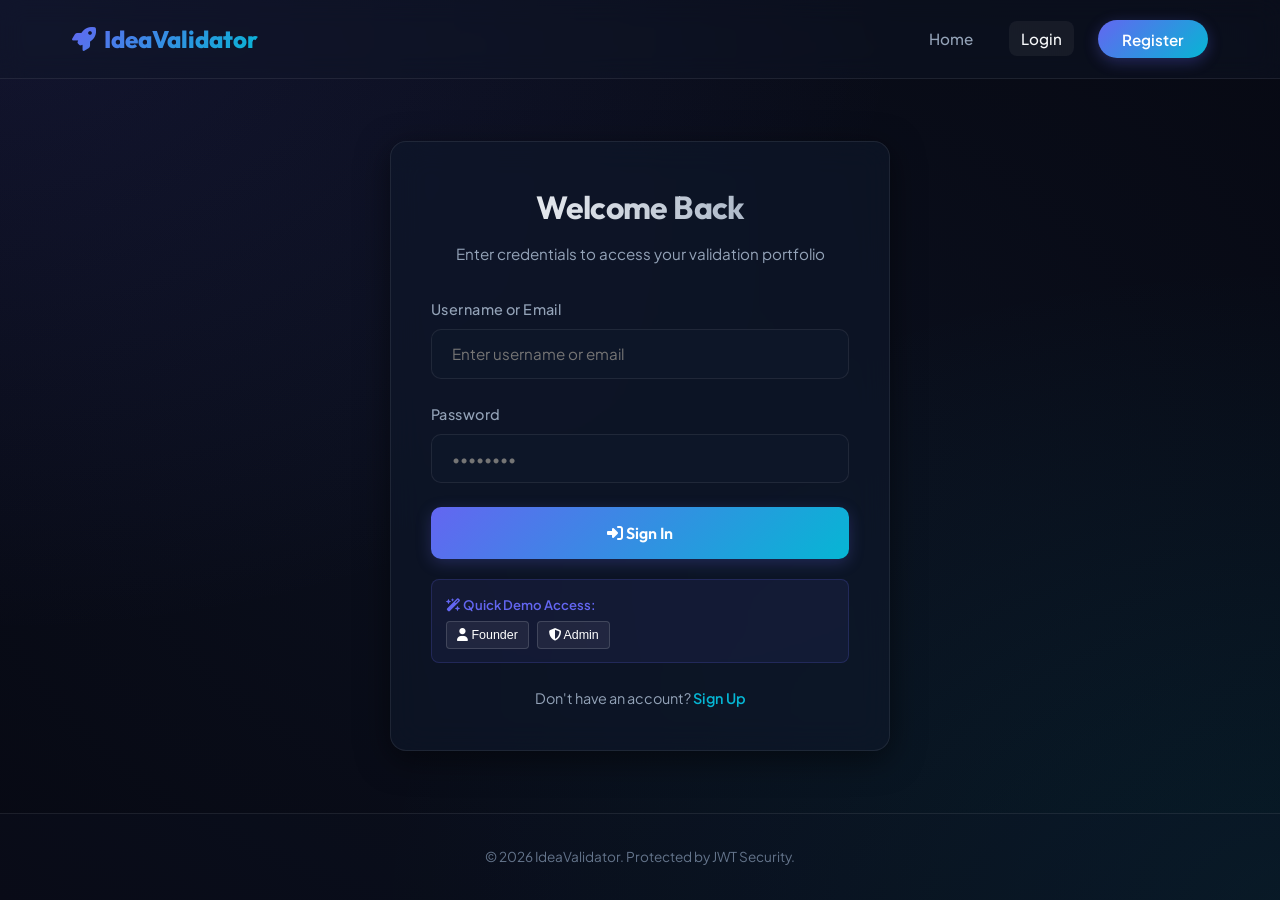
<file: frontend/login.html>
<!DOCTYPE html>
<html lang="en">
<head>
    <meta charset="UTF-8">
    <meta name="viewport" content="width=device-width, initial-scale=1.0">
    <meta name="description" content="Sign in to your Startup Idea Validation Platform account to monitor your dashboard.">
    <title>Sign In - IdeaValidator</title>
    <link rel="stylesheet" href="css/style.css">
    <link rel="stylesheet" href="https://cdnjs.cloudflare.com/ajax/libs/font-awesome/6.4.0/css/all.min.css">
</head>
<body>

    <header>
        <div class="nav-container">
            <a href="index.html" class="logo">
                <i class="fa-solid fa-rocket"></i> IdeaValidator
            </a>
            <nav>
                <ul class="nav-links">
                    <li><a href="index.html">Home</a></li>
                    <li><a href="login.html" class="active">Login</a></li>
                    <li><a href="register.html" class="btn-auth">Register</a></li>
                </ul>
            </nav>
        </div>
    </header>

    <main>
        <div class="glass-card">
            <div class="form-header">
                <h2>Welcome Back</h2>
                <p>Enter credentials to access your validation portfolio</p>
            </div>

            <!-- SUCCESS/ERROR ALERTS -->
            <div id="alert-error" class="alert alert-danger"></div>
            <div id="alert-success" class="alert alert-success"></div>

            <form id="login-form">
                <div class="form-group">
                    <label for="usernameOrEmail" class="form-label">Username or Email</label>
                    <div class="input-wrapper">
                        <input type="text" id="usernameOrEmail" class="form-input" placeholder="Enter username or email" required>
                    </div>
                </div>

                <div class="form-group">
                    <label for="password" class="form-label">Password</label>
                    <div class="input-wrapper">
                        <input type="password" id="password" class="form-input" placeholder="••••••••" required>
                    </div>
                </div>

                <button type="submit" class="btn-primary">
                    <i class="fa-solid fa-right-to-bracket"></i> Sign In
                </button>

                <!-- QUICK DEMO ACCESS HELPER -->
                <div style="margin-top: 1.25rem; padding: 0.85rem; border-radius: 8px; background: rgba(99, 102, 241, 0.08); border: 1px solid rgba(99, 102, 241, 0.2); font-size: 0.82rem; text-align: left;">
                    <span style="color: var(--color-primary); font-weight: 600; display: block; margin-bottom: 0.4rem;">
                        <i class="fa-solid fa-wand-magic-sparkles"></i> Quick Demo Access:
                    </span>
                    <div style="display: flex; gap: 0.5rem; flex-wrap: wrap;">
                        <button type="button" onclick="fillCredentials('founder', 'password123')" style="cursor: pointer; background: rgba(255,255,255,0.06); padding: 0.35rem 0.65rem; border-radius: 4px; border: 1px solid rgba(255,255,255,0.15); color: #fff; font-size: 0.78rem;">
                            <i class="fa-solid fa-user"></i> Founder
                        </button>
                        <button type="button" onclick="fillCredentials('admin', 'admin123')" style="cursor: pointer; background: rgba(255,255,255,0.06); padding: 0.35rem 0.65rem; border-radius: 4px; border: 1px solid rgba(255,255,255,0.15); color: #fff; font-size: 0.78rem;">
                            <i class="fa-solid fa-shield-halved"></i> Admin
                        </button>
                    </div>
                </div>
            </form>

            <div class="form-footer">
                Don't have an account? <a href="register.html">Sign Up</a>
            </div>
        </div>
    </main>

    <footer>
        <p>&copy; 2026 IdeaValidator. Protected by JWT Security.</p>
    </footer>

    <script src="js/config.js"></script>
    <script src="js/auth.js"></script>
    <script src="js/login.js"></script>
    <script>
        function fillCredentials(user, pass) {
            document.getElementById('usernameOrEmail').value = user;
            document.getElementById('password').value = pass;
        }
    </script>
</body>
</html>
</file>
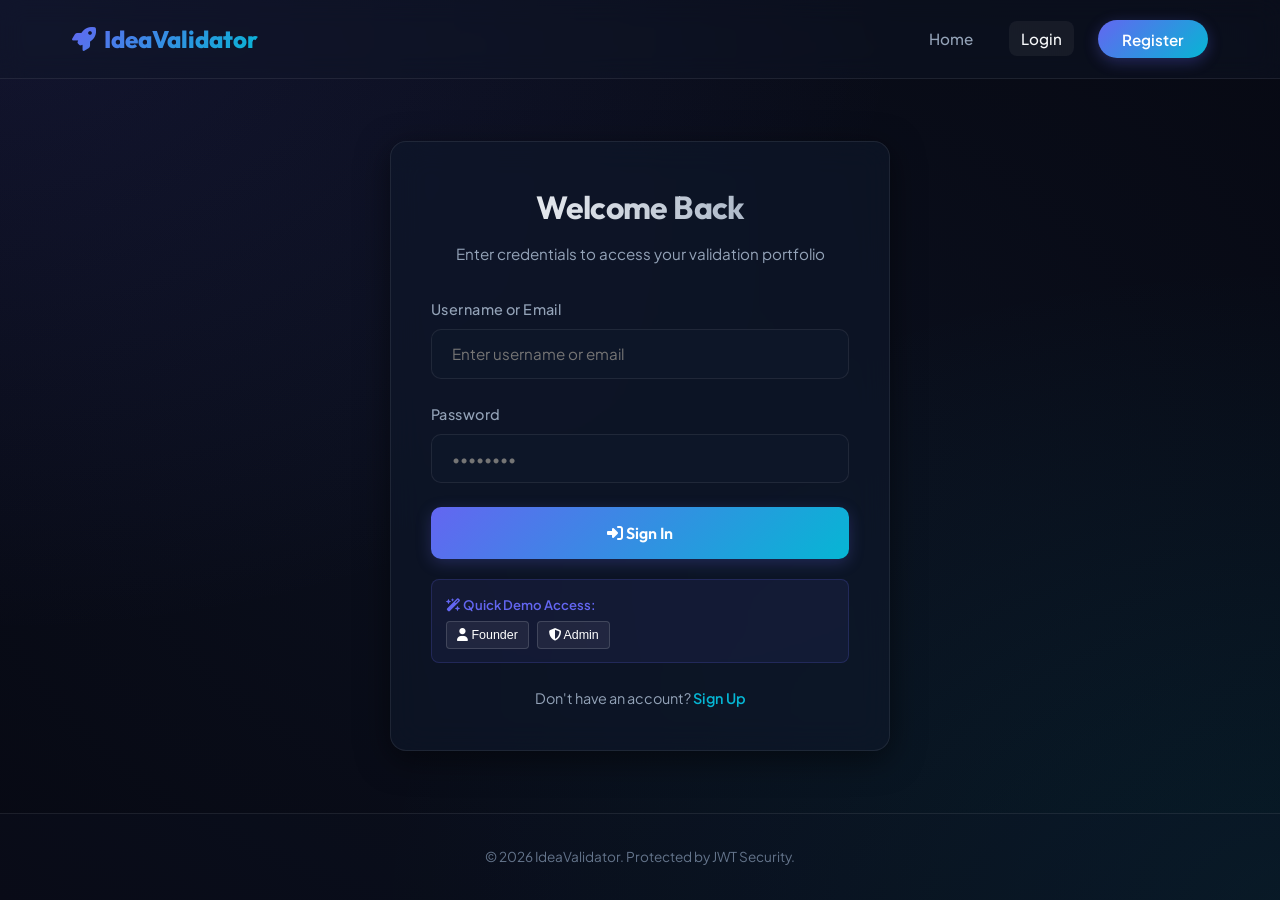
<file: frontend/profile.html>
<!DOCTYPE html>
<html lang="en">
<head>
    <meta charset="UTF-8">
    <meta name="viewport" content="width=device-width, initial-scale=1.0">
    <meta name="description" content="View and manage your account details, security settings, and profile details on IdeaValidator.">
    <title>My Profile - IdeaValidator</title>
    <link rel="stylesheet" href="css/style.css">
    <link rel="stylesheet" href="https://cdnjs.cloudflare.com/ajax/libs/font-awesome/6.4.0/css/all.min.css">
</head>
<body>

    <header>
        <div class="nav-container">
            <a href="index.html" class="logo">
                <i class="fa-solid fa-rocket"></i> IdeaValidator
            </a>
            <nav>
                <ul class="nav-links">
                    <li><a href="index.html">Home</a></li>
                    <li><a href="profile.html" class="active">Profile</a></li>
                    <li><a href="#" onclick="logout(); return false;" class="btn-auth" style="background: linear-gradient(135deg, var(--color-danger) 0%, #f43f5e 100%); box-shadow: 0 4px 15px rgba(239, 68, 68, 0.3);">Logout</a></li>
                </ul>
            </nav>
        </div>
    </header>

    <main style="align-items: stretch; max-width: 1200px; width: 100%; margin: 0 auto;">
        <div class="dashboard-container">
            
            <!-- SIDEBAR -->
            <aside class="sidebar">
                <ul class="sidebar-menu">
                    <li class="active">
                        <a href="profile.html"><i class="fa-solid fa-user-gear"></i> Profile Settings</a>
                    </li>
                    <li style="opacity: 0.5; cursor: not-allowed;" title="Available in Module 2">
                        <a href="#" onclick="return false;"><i class="fa-solid fa-gauge"></i> Dashboard <span style="font-size: 0.75rem; background: var(--color-primary); color: white; padding: 2px 6px; border-radius: 50px; margin-left: auto;">M2</span></a>
                    </li>
                    <li style="opacity: 0.5; cursor: not-allowed;" title="Available in Module 2">
                        <a href="#" onclick="return false;"><i class="fa-solid fa-plus"></i> Submit Idea <span style="font-size: 0.75rem; background: var(--color-primary); color: white; padding: 2px 6px; border-radius: 50px; margin-left: auto;">M2</span></a>
                    </li>
                </ul>
            </aside>

            <!-- CONTENT AREA -->
            <section class="content-area">
                <div class="form-header" style="text-align: left; margin-bottom: 2rem;">
                    <h2>Account Profile</h2>
                    <p>Review details and manage security settings</p>
                </div>

                <!-- SUCCESS/ERROR ALERTS -->
                <div id="alert-error" class="alert alert-danger"></div>
                <div id="alert-success" class="alert alert-success"></div>

                <!-- METADATA INFORMATION GRID -->
                <div class="profile-grid">
                    <div class="profile-card">
                        <h3>Username</h3>
                        <p id="profile-username">Loading...</p>
                    </div>
                    <div class="profile-card">
                        <h3>Email Address</h3>
                        <p id="profile-email">Loading...</p>
                    </div>
                    <div class="profile-card">
                        <h3>Account Role</h3>
                        <p id="profile-role">Loading...</p>
                    </div>
                    <div class="profile-card">
                        <h3>Joined On</h3>
                        <p id="profile-created">Loading...</p>
                    </div>
                </div>

                <!-- EDIT PROFILE FORM -->
                <form id="profile-update-form" style="margin-top: 3rem; border-top: 1px solid var(--glass-border); padding-top: 2rem;">
                    <h3 style="font-size: 1.25rem; margin-bottom: 1.5rem; color: var(--text-primary); font-family: var(--font-heading);">Update Information</h3>
                    
                    <div class="form-group">
                        <label for="update-fullName" class="form-label">Full Name</label>
                        <input type="text" id="update-fullName" class="form-input" required>
                    </div>

                    <div class="form-group">
                        <label for="update-password" class="form-label">New Password (leave blank to keep current)</label>
                        <input type="password" id="update-password" class="form-input" placeholder="••••••••">
                    </div>

                    <button type="submit" class="btn-primary" style="width: auto; min-width: 150px;">
                        <i class="fa-solid fa-floppy-disk"></i> Save Changes
                    </button>
                </form>
            </section>

        </div>
    </main>

    <footer>
        <p>&copy; 2026 IdeaValidator. Protected by JWT Security.</p>
    </footer>

    <script src="js/config.js"></script>
    <script src="js/auth.js"></script>
    <script src="js/profile.js"></script>
</body>
</html>
</file>
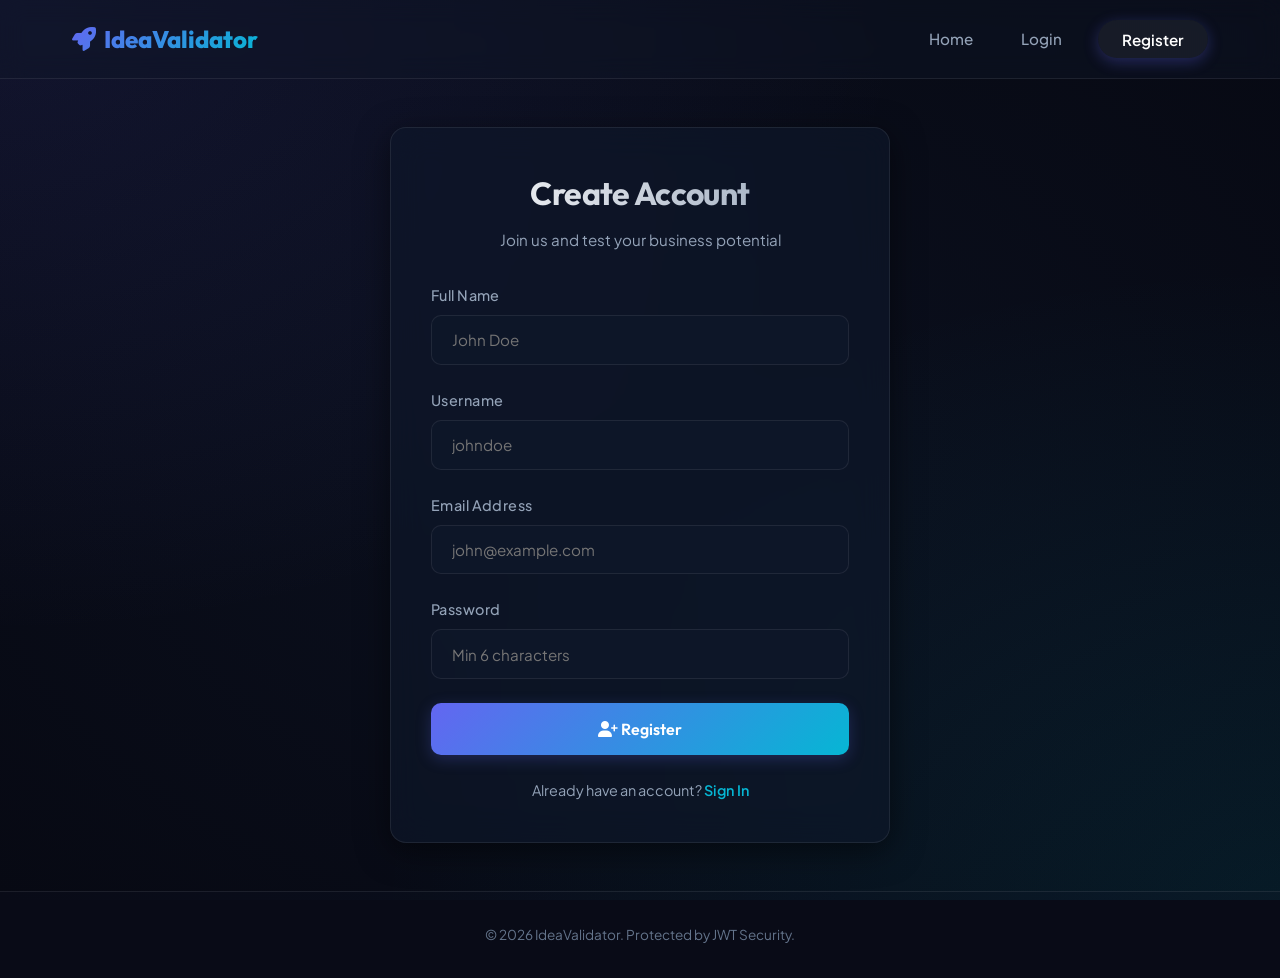
<file: frontend/register.html>
<!DOCTYPE html>
<html lang="en">
<head>
    <meta charset="UTF-8">
    <meta name="viewport" content="width=device-width, initial-scale=1.0">
    <meta name="description" content="Create a new account on Startup Idea Validation Platform and start testing your business strategies.">
    <title>Create Account - IdeaValidator</title>
    <link rel="stylesheet" href="css/style.css">
    <link rel="stylesheet" href="https://cdnjs.cloudflare.com/ajax/libs/font-awesome/6.4.0/css/all.min.css">
</head>
<body>

    <header>
        <div class="nav-container">
            <a href="index.html" class="logo">
                <i class="fa-solid fa-rocket"></i> IdeaValidator
            </a>
            <nav>
                <ul class="nav-links">
                    <li><a href="index.html">Home</a></li>
                    <li><a href="login.html">Login</a></li>
                    <li><a href="register.html" class="active btn-auth">Register</a></li>
                </ul>
            </nav>
        </div>
    </header>

    <main>
        <div class="glass-card">
            <div class="form-header">
                <h2>Create Account</h2>
                <p>Join us and test your business potential</p>
            </div>

            <!-- SUCCESS/ERROR ALERTS -->
            <div id="alert-error" class="alert alert-danger"></div>
            <div id="alert-success" class="alert alert-success"></div>

            <form id="register-form">
                <div class="form-group">
                    <label for="fullName" class="form-label">Full Name</label>
                    <div class="input-wrapper">
                        <input type="text" id="fullName" class="form-input" placeholder="John Doe" required>
                    </div>
                </div>

                <div class="form-group">
                    <label for="username" class="form-label">Username</label>
                    <div class="input-wrapper">
                        <input type="text" id="username" class="form-input" placeholder="johndoe" required>
                    </div>
                </div>

                <div class="form-group">
                    <label for="email" class="form-label">Email Address</label>
                    <div class="input-wrapper">
                        <input type="email" id="email" class="form-input" placeholder="john@example.com" required>
                    </div>
                </div>

                <div class="form-group">
                    <label for="password" class="form-label">Password</label>
                    <div class="input-wrapper">
                        <input type="password" id="password" class="form-input" placeholder="Min 6 characters" required>
                    </div>
                </div>

                <button type="submit" class="btn-primary">
                    <i class="fa-solid fa-user-plus"></i> Register
                </button>
            </form>

            <div class="form-footer">
                Already have an account? <a href="login.html">Sign In</a>
            </div>
        </div>
    </main>

    <footer>
        <p>&copy; 2026 IdeaValidator. Protected by JWT Security.</p>
    </footer>

    <script src="js/config.js"></script>
    <script src="js/auth.js"></script>
    <script src="js/register.js"></script>
</body>
</html>
</file>
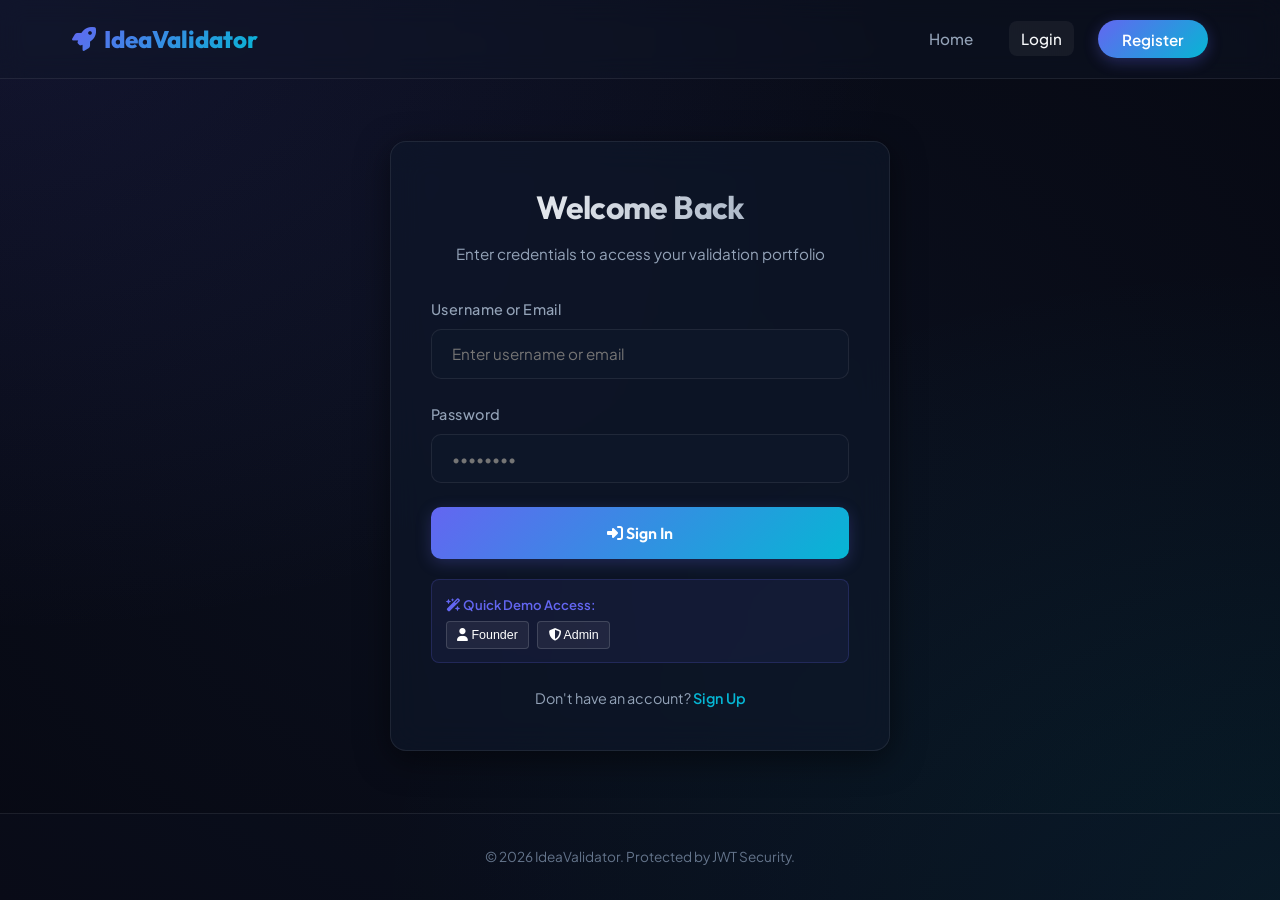
<file: frontend/submit-idea.html>
<!DOCTYPE html>
<html lang="en">
<head>
    <meta charset="UTF-8">
    <meta name="viewport" content="width=device-width, initial-scale=1.0">
    <meta name="description" content="Submit details of your startup idea and validate market feasibility.">
    <title>Submit Startup Idea - IdeaValidator</title>
    <link rel="stylesheet" href="css/style.css">
    <link rel="stylesheet" href="https://cdnjs.cloudflare.com/ajax/libs/font-awesome/6.4.0/css/all.min.css">
</head>
<body>

    <header>
        <div class="nav-container">
            <a href="index.html" class="logo">
                <i class="fa-solid fa-rocket"></i> IdeaValidator
            </a>
            <nav>
                <ul class="nav-links">
                    <li><a href="index.html">Home</a></li>
                    <li><a href="profile.html">Profile</a></li>
                    <li><a href="#" onclick="logout(); return false;" class="btn-auth" style="background: linear-gradient(135deg, var(--color-danger) 0%, #f43f5e 100%);">Logout</a></li>
                </ul>
            </nav>
        </div>
    </header>

    <main style="align-items: stretch; max-width: 1200px; width: 100%; margin: 0 auto;">
        <div class="dashboard-container">
            
            <!-- SIDEBAR -->
            <aside class="sidebar">
                <ul class="sidebar-menu">
                    <li>
                        <a href="profile.html"><i class="fa-solid fa-user-gear"></i> Profile Settings</a>
                    </li>
                    <li>
                        <a href="dashboard.html"><i class="fa-solid fa-gauge"></i> Dashboard</a>
                    </li>
                    <li class="active">
                        <a href="submit-idea.html" id="menu-submit-link"><i class="fa-solid fa-plus"></i> Submit Idea</a>
                    </li>
                    <li id="menu-admin" style="display: none;">
                        <a href="admin.html" style="color: var(--color-secondary);"><i class="fa-solid fa-screwdriver-wrench"></i> Admin Panel</a>
                    </li>
                </ul>
            </aside>

            <!-- CONTENT AREA -->
            <section class="content-area">
                <div class="form-header" style="text-align: left; margin-bottom: 2rem;">
                    <h2 id="page-title">Submit Startup Idea</h2>
                    <p id="page-desc">Describe your business strategy to run our rules-based verification algorithm.</p>
                </div>

                <!-- SUCCESS/ERROR ALERTS -->
                <div id="alert-error" class="alert alert-danger"></div>
                <div id="alert-success" class="alert alert-success"></div>

                <form id="idea-form">
                    <div class="form-group">
                        <label for="idea-title" class="form-label">Startup Title</label>
                        <input type="text" id="idea-title" class="form-input" placeholder="e.g. MicroSaver FinTech" required>
                    </div>

                    <div class="form-group">
                        <label for="idea-industry" class="form-label">Industry Classification</label>
                        <select id="idea-industry" class="form-input" style="cursor: pointer;" required>
                            <option value="" disabled selected>Select Industry</option>
                            <option value="Tech">Technology</option>
                            <option value="Finance">Finance</option>
                            <option value="Healthcare">Healthcare</option>
                            <option value="Education">Education</option>
                            <option value="E-commerce">E-commerce</option>
                            <option value="Agriculture">Agriculture</option>
                            <option value="Retail">Retail</option>
                        </select>
                    </div>

                    <div class="form-group">
                        <label for="idea-audience" class="form-label">Target Customer Audience</label>
                        <input type="text" id="idea-audience" class="form-input" placeholder="e.g. Freelancers, Small Business Owners, Retirees" required>
                    </div>

                    <div class="form-group">
                        <label for="idea-stage" class="form-label">Current Venture Stage</label>
                        <select id="idea-stage" class="form-input" style="cursor: pointer;" required>
                            <option value="" disabled selected>Select Stage</option>
                            <option value="Ideation">Ideation (Conceptual Phase)</option>
                            <option value="MVP">MVP (Prototype / Beta Developed)</option>
                            <option value="Scaling">Scaling (Active Customer Acquisition)</option>
                        </select>
                    </div>

                    <div class="form-group">
                        <label for="idea-description" class="form-label">Business Description & Core Problem Solved</label>
                        <textarea id="idea-description" class="form-input" rows="8" placeholder="Provide a detailed description of what your startup does, who it serves, and what core problems it aims to solve in the market..." required></textarea>
                    </div>

                    <div style="display: flex; gap: 1rem; margin-top: 2rem;">
                        <button type="submit" class="btn-primary" id="btn-submit" style="width: auto; min-width: 180px;">
                            <i class="fa-solid fa-floppy-disk"></i> Save Idea Details
                        </button>
                        <a href="dashboard.html" class="btn-outline" style="display: flex; align-items: center; justify-content: center; text-decoration: none;">
                            Cancel
                        </a>
                    </div>
                </form>
            </section>

        </div>
    </main>

    <footer>
        <p>&copy; 2026 IdeaValidator. Protected by JWT Security.</p>
    </footer>

    <script src="js/config.js"></script>
    <script src="js/auth.js"></script>
    <script src="js/submit-idea.js"></script>
</body>
</html>
</file>
<file: frontend/css/style.css>
/* IMPORT PREMIUM TYPOGRAPHY */
@import url('https://fonts.googleapis.com/css2?family=Outfit:wght@300;400;500;600;700;800&family=Plus+Jakarta+Sans:wght@300;400;500;600;700&display=swap');

/* GLOBAL DESIGN TOKENS */
:root {
    --bg-base: #070913;
    --bg-surface: rgba(15, 23, 42, 0.65);
    --bg-card: rgba(30, 41, 59, 0.45);
    
    --color-primary: #6366f1; /* Vibrant Indigo */
    --color-secondary: #06b6d4; /* Neon Teal */
    --color-success: #10b981; /* Emerald Green */
    --color-warning: #f59e0b; /* Amber */
    --color-danger: #ef4444; /* Rose Red */
    
    --text-primary: #f8fafc;
    --text-secondary: #94a3b8;
    --text-muted: #64748b;
    
    --glass-border: rgba(255, 255, 255, 0.08);
    --glass-glow: rgba(99, 102, 241, 0.15);
    
    --font-heading: 'Outfit', sans-serif;
    --font-body: 'Plus Jakarta Sans', sans-serif;
    
    --transition-smooth: all 0.3s cubic-bezier(0.4, 0, 0.2, 1);
    --border-radius: 16px;
    --box-shadow: 0 8px 32px 0 rgba(0, 0, 0, 0.5);
}

/* RESET & CORE STYLES */
* {
    margin: 0;
    padding: 0;
    box-sizing: border-box;
}

body {
    background-color: var(--bg-base);
    background-image: 
        radial-gradient(at 0% 0%, rgba(99, 102, 241, 0.12) 0px, transparent 50%),
        radial-gradient(at 100% 100%, rgba(6, 182, 212, 0.1) 0px, transparent 50%),
        radial-gradient(at 50% 50%, rgba(15, 23, 42, 0.5) 0px, transparent 100%);
    background-attachment: fixed;
    color: var(--text-primary);
    font-family: var(--font-body);
    min-height: 100vh;
    display: flex;
    flex-direction: column;
    overflow-x: hidden;
    line-height: 1.6;
}

h1, h2, h3, h4, h5, h6 {
    font-family: var(--font-heading);
    font-weight: 700;
    letter-spacing: -0.02em;
    color: var(--text-primary);
}

/* CONTAINER & LAYOUT */
header {
    border-bottom: 1px solid var(--glass-border);
    backdrop-filter: blur(12px);
    -webkit-backdrop-filter: blur(12px);
    background: rgba(15, 23, 42, 0.4);
    position: sticky;
    top: 0;
    z-index: 100;
}

.nav-container {
    max-width: 1200px;
    margin: 0 auto;
    padding: 1.25rem 2rem;
    display: flex;
    justify-content: space-between;
    align-items: center;
}

.logo {
    font-size: 1.5rem;
    font-weight: 800;
    font-family: var(--font-heading);
    background: linear-gradient(135deg, var(--color-primary), var(--color-secondary));
    -webkit-background-clip: text;
    -webkit-text-fill-color: transparent;
    display: flex;
    align-items: center;
    gap: 0.5rem;
    text-decoration: none;
}

.nav-links {
    display: flex;
    gap: 1.5rem;
    align-items: center;
    list-style: none;
}

.nav-links a {
    color: var(--text-secondary);
    text-decoration: none;
    font-size: 0.95rem;
    font-weight: 500;
    transition: var(--transition-smooth);
    padding: 0.5rem 0.75rem;
    border-radius: 8px;
}

.nav-links a:hover, .nav-links a.active {
    color: var(--text-primary);
    background: rgba(255, 255, 255, 0.05);
}

.btn-auth {
    background: linear-gradient(135deg, var(--color-primary) 0%, var(--color-secondary) 100%);
    color: white !important;
    font-weight: 600 !important;
    border-radius: 50px !important;
    padding: 0.6rem 1.5rem !important;
    box-shadow: 0 4px 15px rgba(99, 102, 241, 0.3);
}

.btn-auth:hover {
    transform: translateY(-2px);
    box-shadow: 0 6px 20px rgba(99, 102, 241, 0.45);
}

main {
    flex: 1;
    display: flex;
    align-items: center;
    justify-content: center;
    padding: 3rem 1.5rem;
}

/* PREMIUM GLASS CARD SYSTEM */
.glass-card {
    background: var(--bg-surface);
    backdrop-filter: blur(16px);
    -webkit-backdrop-filter: blur(16px);
    border: 1px solid var(--glass-border);
    border-radius: var(--border-radius);
    padding: 2.5rem;
    width: 100%;
    max-width: 500px;
    box-shadow: var(--box-shadow);
    transition: var(--transition-smooth);
    animation: fadeIn 0.6s ease-out;
}

.glass-card:hover {
    border-color: rgba(99, 102, 241, 0.25);
    box-shadow: 0 12px 40px var(--glass-glow);
}

@keyframes fadeIn {
    from { opacity: 0; transform: translateY(20px); }
    to { opacity: 1; transform: translateY(0); }
}

/* FORM ELEMENTS */
.form-header {
    text-align: center;
    margin-bottom: 2rem;
}

.form-header h2 {
    font-size: 2rem;
    margin-bottom: 0.5rem;
    background: linear-gradient(to right, #ffffff, var(--text-secondary));
    -webkit-background-clip: text;
    -webkit-text-fill-color: transparent;
}

.form-header p {
    color: var(--text-secondary);
    font-size: 0.95rem;
}

.form-group {
    margin-bottom: 1.5rem;
}

.form-label {
    display: block;
    margin-bottom: 0.5rem;
    font-weight: 500;
    font-size: 0.9rem;
    color: var(--text-secondary);
    letter-spacing: 0.03em;
}

.input-wrapper {
    position: relative;
}

.form-input {
    width: 100%;
    background: rgba(15, 23, 42, 0.8);
    border: 1px solid var(--glass-border);
    padding: 0.9rem 1.25rem;
    border-radius: 10px;
    color: var(--text-primary);
    font-family: var(--font-body);
    font-size: 0.95rem;
    transition: var(--transition-smooth);
    outline: none;
}

.form-input:focus {
    border-color: var(--color-primary);
    box-shadow: 0 0 10px rgba(99, 102, 241, 0.25);
    background: rgba(15, 23, 42, 0.95);
}

/* BUTTONS */
.btn-primary {
    width: 100%;
    background: linear-gradient(135deg, var(--color-primary) 0%, var(--color-secondary) 100%);
    border: none;
    color: white;
    padding: 1rem 2rem;
    font-family: var(--font-heading);
    font-weight: 600;
    font-size: 1rem;
    border-radius: 10px;
    cursor: pointer;
    transition: var(--transition-smooth);
    box-shadow: 0 4px 15px rgba(99, 102, 241, 0.25);
}

.btn-primary:hover {
    transform: translateY(-2px);
    box-shadow: 0 6px 20px rgba(99, 102, 241, 0.4);
    filter: brightness(1.1);
}

.btn-primary:active {
    transform: translateY(0);
}

.form-footer {
    margin-top: 1.5rem;
    text-align: center;
    font-size: 0.9rem;
    color: var(--text-secondary);
}

.form-footer a {
    color: var(--color-secondary);
    text-decoration: none;
    font-weight: 600;
    transition: var(--transition-smooth);
}

.form-footer a:hover {
    color: var(--color-primary);
    text-decoration: underline;
}

/* PROFILE PAGE & DASHBOARD SPECIAL STYLES */
.dashboard-container {
    max-width: 1200px;
    margin: 0 auto;
    width: 100%;
    display: grid;
    grid-template-columns: 280px 1fr;
    gap: 2rem;
}

.sidebar {
    background: var(--bg-surface);
    border: 1px solid var(--glass-border);
    border-radius: var(--border-radius);
    padding: 2rem;
    height: fit-content;
    box-shadow: var(--box-shadow);
}

.sidebar-menu {
    list-style: none;
    display: flex;
    flex-direction: column;
    gap: 0.75rem;
}

.sidebar-menu a {
    display: flex;
    align-items: center;
    gap: 0.75rem;
    color: var(--text-secondary);
    text-decoration: none;
    padding: 0.8rem 1rem;
    border-radius: 10px;
    transition: var(--transition-smooth);
    font-weight: 500;
}

.sidebar-menu a:hover, .sidebar-menu li.active a {
    background: rgba(99, 102, 241, 0.1);
    color: var(--color-primary);
    border-left: 3px solid var(--color-primary);
    padding-left: calc(1rem - 3px);
}

.content-area {
    background: var(--bg-surface);
    border: 1px solid var(--glass-border);
    border-radius: var(--border-radius);
    padding: 2.5rem;
    box-shadow: var(--box-shadow);
}

.profile-grid {
    display: grid;
    grid-template-columns: 1fr 1fr;
    gap: 1.5rem;
    margin-top: 1.5rem;
}

.profile-card {
    background: rgba(15, 23, 42, 0.4);
    border: 1px solid var(--glass-border);
    border-radius: 12px;
    padding: 1.5rem;
}

.profile-card h3 {
    font-size: 1rem;
    color: var(--text-secondary);
    margin-bottom: 0.5rem;
    text-transform: uppercase;
    letter-spacing: 0.05em;
}

.profile-card p {
    font-size: 1.25rem;
    font-weight: 600;
    color: var(--text-primary);
}

/* ALERT MESSAGES */
.alert {
    padding: 1rem;
    border-radius: 8px;
    margin-bottom: 1.5rem;
    font-size: 0.9rem;
    font-weight: 500;
    display: none;
    animation: slideDown 0.3s ease-out;
}

.alert-success {
    background: rgba(16, 185, 129, 0.15);
    border: 1px solid rgba(16, 185, 129, 0.3);
    color: #34d399;
}

.alert-danger {
    background: rgba(239, 68, 68, 0.15);
    border: 1px solid rgba(239, 68, 68, 0.3);
    color: #f87171;
}

@keyframes slideDown {
    from { opacity: 0; transform: translateY(-10px); }
    to { opacity: 1; transform: translateY(0); }
}

/* FOOTER */
footer {
    border-top: 1px solid var(--glass-border);
    padding: 2rem;
    text-align: center;
    color: var(--text-muted);
    font-size: 0.85rem;
    background: rgba(15, 23, 42, 0.2);
}

/* RESPONSIVE DESIGN */
@media (max-width: 900px) {
    .dashboard-container {
        grid-template-columns: 1fr;
    }
}

@media (max-width: 600px) {
    .nav-container {
        flex-direction: column;
        gap: 1rem;
    }
    
    .profile-grid {
        grid-template-columns: 1fr;
    }
    
    .glass-card {
        padding: 1.5rem;
    }
}
</file>
